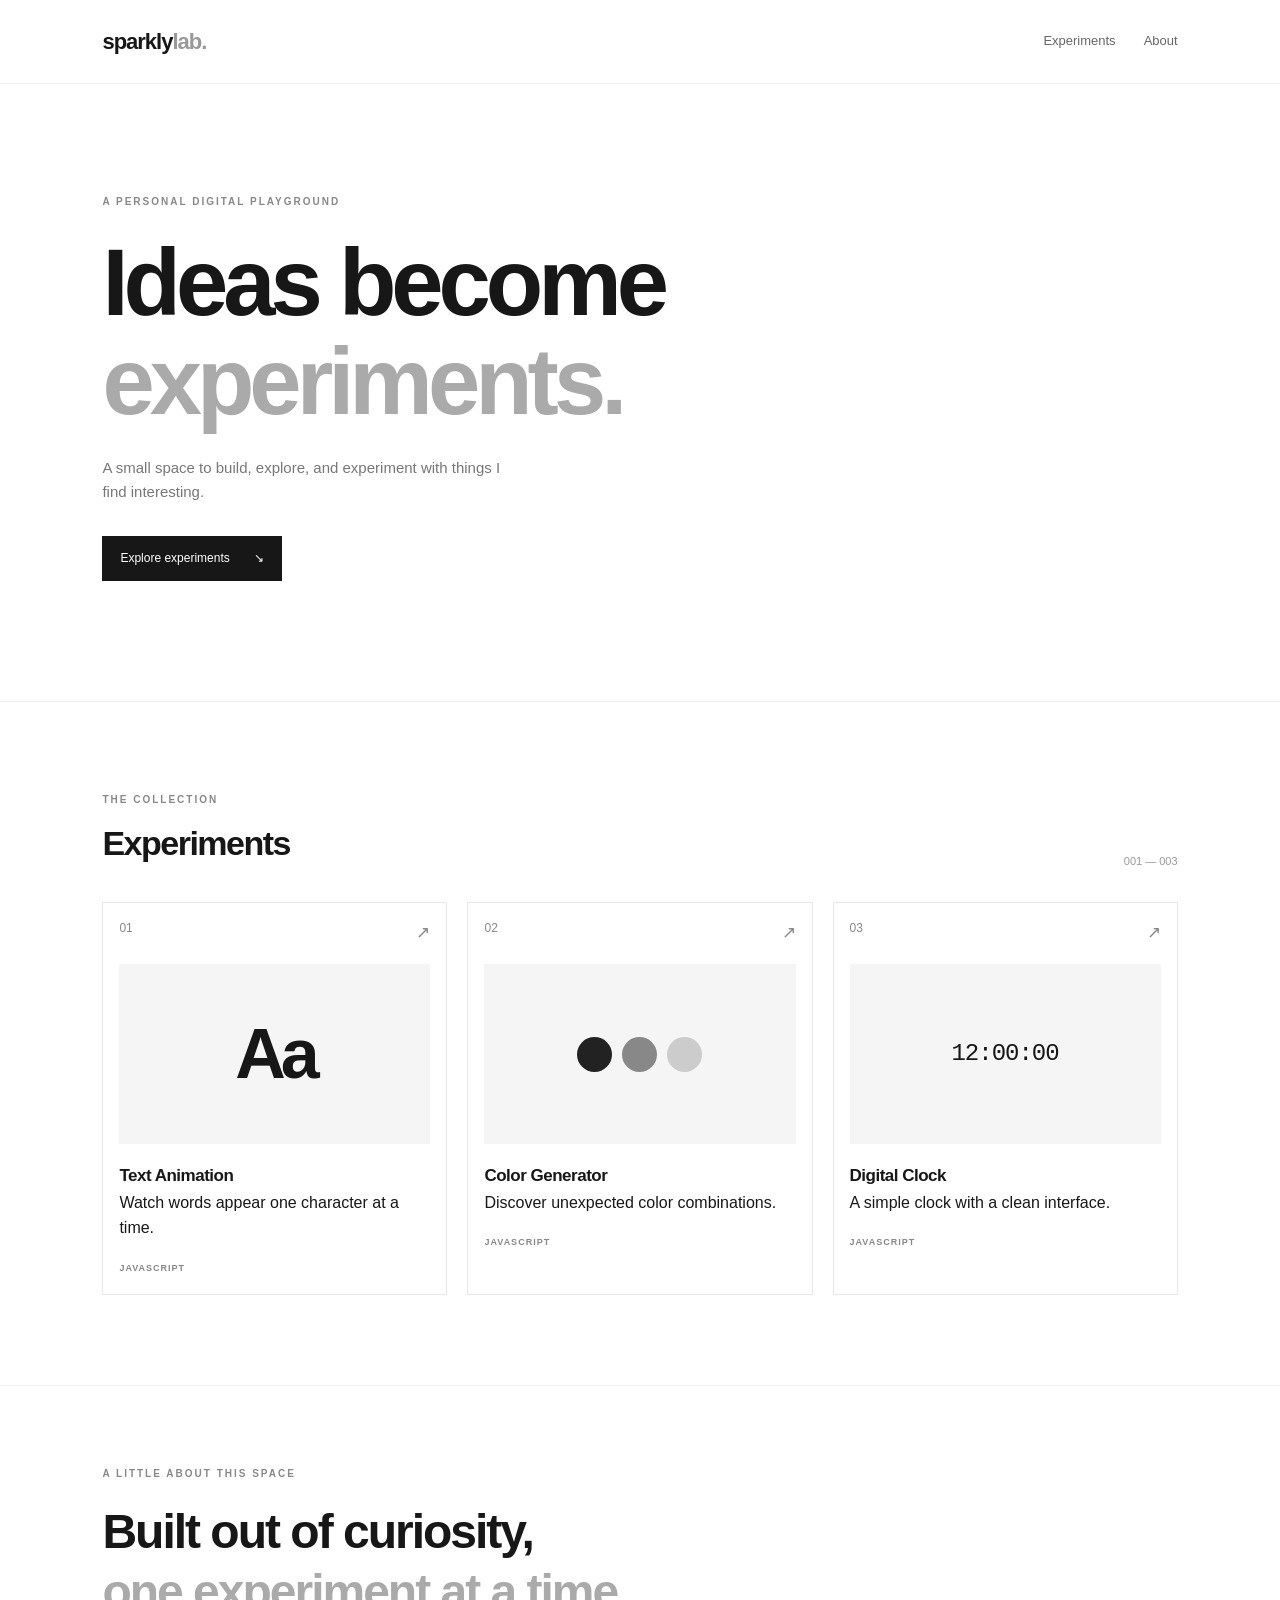
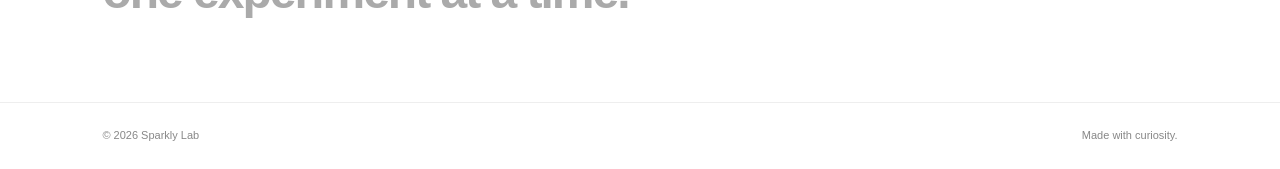
<file: sparkly-lab/index.html>
<!DOCTYPE html>
<html lang="id">
<head>
    <meta charset="UTF-8">
    <meta name="viewport" content="width=device-width, initial-scale=1.0">

    <meta name="description" content="Sparkly Lab is a personal digital playground for building, exploring, and experimenting with web development.">

    <title>Sparkly Lab — Digital Playground</title>

    <link rel="stylesheet" href="style.css">
</head>
<body>

    <!-- NAVBAR -->
    <header class="navbar">
        <a href="index.html" class="logo" aria-label="Sparkly Lab Home">
            sparkly<span>lab.</span>
        </a>

        <nav aria-label="Main navigation">
            <a href="#experiments">Experiments</a>
            <a href="#about">About</a>
        </nav>
    </header>

    <main>
        <!-- HERO -->
        <section class="hero">
            <p class="eyebrow">A PERSONAL DIGITAL PLAYGROUND</p>

            <h1>
                Ideas become<br>
                <span>experiments.</span>
            </h1>

            <p class="description">
                A small space to build, explore, and experiment
                with things I find interesting.
            </p>

            <a href="#experiments" class="button">
                Explore experiments <span aria-hidden="true">↘</span>
            </a>
        </section>

        <!-- EXPERIMENTS -->
        <section class="experiments" id="experiments">
            <div class="section-heading">
                <div>
                    <p class="eyebrow">THE COLLECTION</p>
                    <h2>Experiments</h2>
                </div>

                <p class="counter">001 — 003</p>
            </div>

            <div class="experiment-grid">

                <!-- EXPERIMENT 01 -->
                <article class="card">
                    <a href="experiments/text_animation/index.html" class="card-link">
                        <div class="card-top">
                            <span class="number">01</span>
                            <span class="arrow" aria-hidden="true">↗</span>
                        </div>

                        <div class="card-preview preview-one" aria-hidden="true">
                            Aa
                        </div>

                        <h3>Text Animation</h3>

                        <p>
                            Watch words appear one character at a time.
                        </p>

                        <span class="tag">JAVASCRIPT</span>
                    </a>
                </article>

                <!-- EXPERIMENT 02 -->
                <article class="card">
                    <a href="experiments/color_generator/index.html" class="card-link">
                        <div class="card-top">
                            <span class="number">02</span>
                            <span class="arrow" aria-hidden="true">↗</span>
                        </div>

                        <div class="card-preview preview-two" aria-hidden="true">
                            <span class="color-circle"></span>
                            <span class="color-circle"></span>
                            <span class="color-circle"></span>
                        </div>

                        <h3>Color Generator</h3>

                        <p>
                            Discover unexpected color combinations.
                        </p>

                        <span class="tag">JAVASCRIPT</span>
                    </a>
                </article>

                <!-- EXPERIMENT 03 -->
                <article class="card">
                    <a href="experiments/digital_clock/index.html" class="card-link">
                        <div class="card-top">
                            <span class="number">03</span>
                            <span class="arrow" aria-hidden="true">↗</span>
                        </div>

                        <div class="card-preview preview-three" aria-hidden="true">
                            12:00:00
                        </div>

                        <h3>Digital Clock</h3>

                        <p>
                            A simple clock with a clean interface.
                        </p>

                        <span class="tag">JAVASCRIPT</span>
                    </a>
                </article>

            </div>
        </section>

        <!-- ABOUT -->
        <section class="about" id="about">
            <p class="eyebrow">A LITTLE ABOUT THIS SPACE</p>

            <h2>
                Built out of curiosity,<br>
                <span>one experiment at a time.</span>
            </h2>
        </section>
    </main>

    <!-- FOOTER -->
    <footer>
        <p>© 2026 Sparkly Lab</p>
        <p>Made with curiosity.</p>
    </footer>

</body>
</html>
</file>
<file: sparkly-lab/style.css>
/* RESET */

* {
    margin: 0;
    padding: 0;
    box-sizing: border-box;
}

html {
    scroll-behavior: smooth;
}

body {
    background: #ffffff;
    color: #171717;
    font-family: -apple-system, BlinkMacSystemFont,
                 "Segoe UI", sans-serif;
    line-height: 1.6;
}

/* NAVBAR */

.navbar {
    display: flex;
    justify-content: space-between;
    align-items: center;

    padding: 24px 8%;
    border-bottom: 1px solid #eeeeee;
}

.logo {
    color: #171717;
    text-decoration: none;
    font-size: 22px;
    font-weight: 800;
    letter-spacing: -1px;
}

.logo span {
    color: #999999;
}

nav {
    display: flex;
    gap: 28px;
}

nav a {
    color: #666666;
    text-decoration: none;
    font-size: 13px;
    transition: color 0.2s;
}

nav a:hover {
    color: #000000;
}

/* HERO */

.hero {
    padding: 110px 8% 120px;
    border-bottom: 1px solid #eeeeee;
}

.eyebrow {
    color: #888888;
    font-size: 10px;
    font-weight: 700;
    letter-spacing: 2px;
}

.hero h1 {
    margin-top: 24px;
    font-size: clamp(48px, 8vw, 94px);
    line-height: 1.05;
    letter-spacing: -5px;
}

.hero h1 span,
.about h2 span {
    color: #aaaaaa;
}

.description {
    max-width: 420px;
    margin-top: 24px;
    color: #777777;
    font-size: 15px;
}

.button {
    display: inline-flex;
    align-items: center;
    gap: 24px;

    margin-top: 32px;
    padding: 13px 18px;

    background: #171717;
    color: #ffffff;

    text-decoration: none;
    font-size: 12px;
    transition: background 0.2s;
}

.button:hover {
    background: #444444;
}


/* TEXT ANIMATION LAB */
.text-lab {
    min-height: 75vh;
    padding: 100px 8%;
}

.lab-title {
    margin-top: 20px;
    font-size: clamp(40px, 7vw, 76px);
    line-height: 1.1;
    letter-spacing: -4px;
}

.lab-title span {
    color: #aaaaaa;
}

.typing-box {
    display: flex;
    align-items: center;

    min-height: 180px;
    margin-top: 40px;
    padding: 32px;

    background: #f5f5f5;
    border: 1px solid #eeeeee;
}

#typing-text {
    font-size: clamp(18px, 3vw, 28px);
    font-weight: 600;
    letter-spacing: -0.5px;
    overflow-wrap: anywhere;
}

#typing-text::after {
    content: "|";
    margin-left: 4px;
    animation: blink 0.8s infinite;
}

@keyframes blink {
    50% {
        opacity: 0;
    }
}

.typing-controls {
    display: flex;
    align-items: center;
    gap: 20px;
    flex-wrap: wrap;
    margin-top: 24px;
}

.typing-controls .button {
    margin-top: 0;
    border: none;
    cursor: pointer;
}

.reset-button {
    padding: 12px 16px;
    border: 1px solid #dddddd;
    background: #ffffff;
    color: #171717;
    cursor: pointer;
}

.reset-button:hover {
    background: #f5f5f5;
}

.lab-note {
    margin-top: 40px;
    color: #999999;
    font-size: 12px;
}

@media (max-width: 768px) {
    .text-lab {
        padding: 70px 6%;
    }

    .lab-title {
        letter-spacing: -2px;
    }

    .typing-box {
        padding: 24px;
    }
}

.card-link {
    display: block;
    color: inherit;
    text-decoration: none;
}


/* EXPERIMENTS */

.experiments {
    padding: 90px 8%;
}

.section-heading {
    display: flex;
    justify-content: space-between;
    align-items: end;
    margin-bottom: 32px;
}

.section-heading h2 {
    margin-top: 8px;
    font-size: 34px;
    letter-spacing: -1.5px;
}

.counter {
    color: #999999;
    font-size: 11px;
}

.experiment-grid {
    display: grid;
    grid-template-columns: repeat(3, minmax(0, 1fr));
    gap: 20px;
}

.card {
    padding: 16px;
    border: 1px solid #e8e8e8;
    transition: border-color 0.2s, transform 0.2s;
}

.card:hover {
    border-color: #999999;
    transform: translateY(-4px);
}

.card-top {
    display: flex;
    justify-content: space-between;
    color: #888888;
    font-size: 12px;
}

.arrow {
    font-size: 17px;
}

.card-preview {
    height: 180px;
    margin: 18px 0;

    background: #f5f5f5;

    display: flex;
    justify-content: center;
    align-items: center;
}

.preview-one {
    font-size: 70px;
    font-weight: 800;
    letter-spacing: -5px;
}

.preview-two {
    gap: 10px;
}

.color-circle {
    width: 35px;
    height: 35px;
    border-radius: 50%;
    background: #222222;
}

.color-circle:nth-child(2) {
    background: #888888;
}

.color-circle:nth-child(3) {
    background: #cccccc;
}

.preview-three {
    font-family: monospace;
    font-size: 24px;
    letter-spacing: -1px;
}

.card h3 {
    font-size: 17px;
    letter-spacing: -0.5px;
}

.card > p {
    min-height: 48px;
    margin-top: 8px;
    color: #777777;
    font-size: 12px;
}

.tag {
    display: inline-block;
    margin-top: 20px;
    color: #888888;
    font-size: 9px;
    font-weight: 700;
    letter-spacing: 1px;
}

/* ABOUT */

.about {
    padding: 80px 8%;
    border-top: 1px solid #eeeeee;
}

.about h2 {
    margin-top: 20px;
    font-size: clamp(28px, 5vw, 48px);
    line-height: 1.25;
    letter-spacing: -2px;
}

/* FOOTER */

footer {
    display: flex;
    justify-content: space-between;
    gap: 16px;

    padding: 24px 8%;
    border-top: 1px solid #eeeeee;

    color: #888888;
    font-size: 11px;
}

/* RESPONSIVE */

@media (max-width: 768px) {
    .navbar {
        padding: 20px 6%;
    }

    .hero {
        padding: 80px 6%;
    }

    .hero h1 {
        letter-spacing: -3px;
    }

    .experiments {
        padding: 65px 6%;
    }

    .experiment-grid {
        grid-template-columns: 1fr;
    }

    .card-preview {
        height: 200px;
    }

    .about {
        padding: 65px 6%;
    }

    footer {
        padding: 24px 6%;
    }
}
</file>
